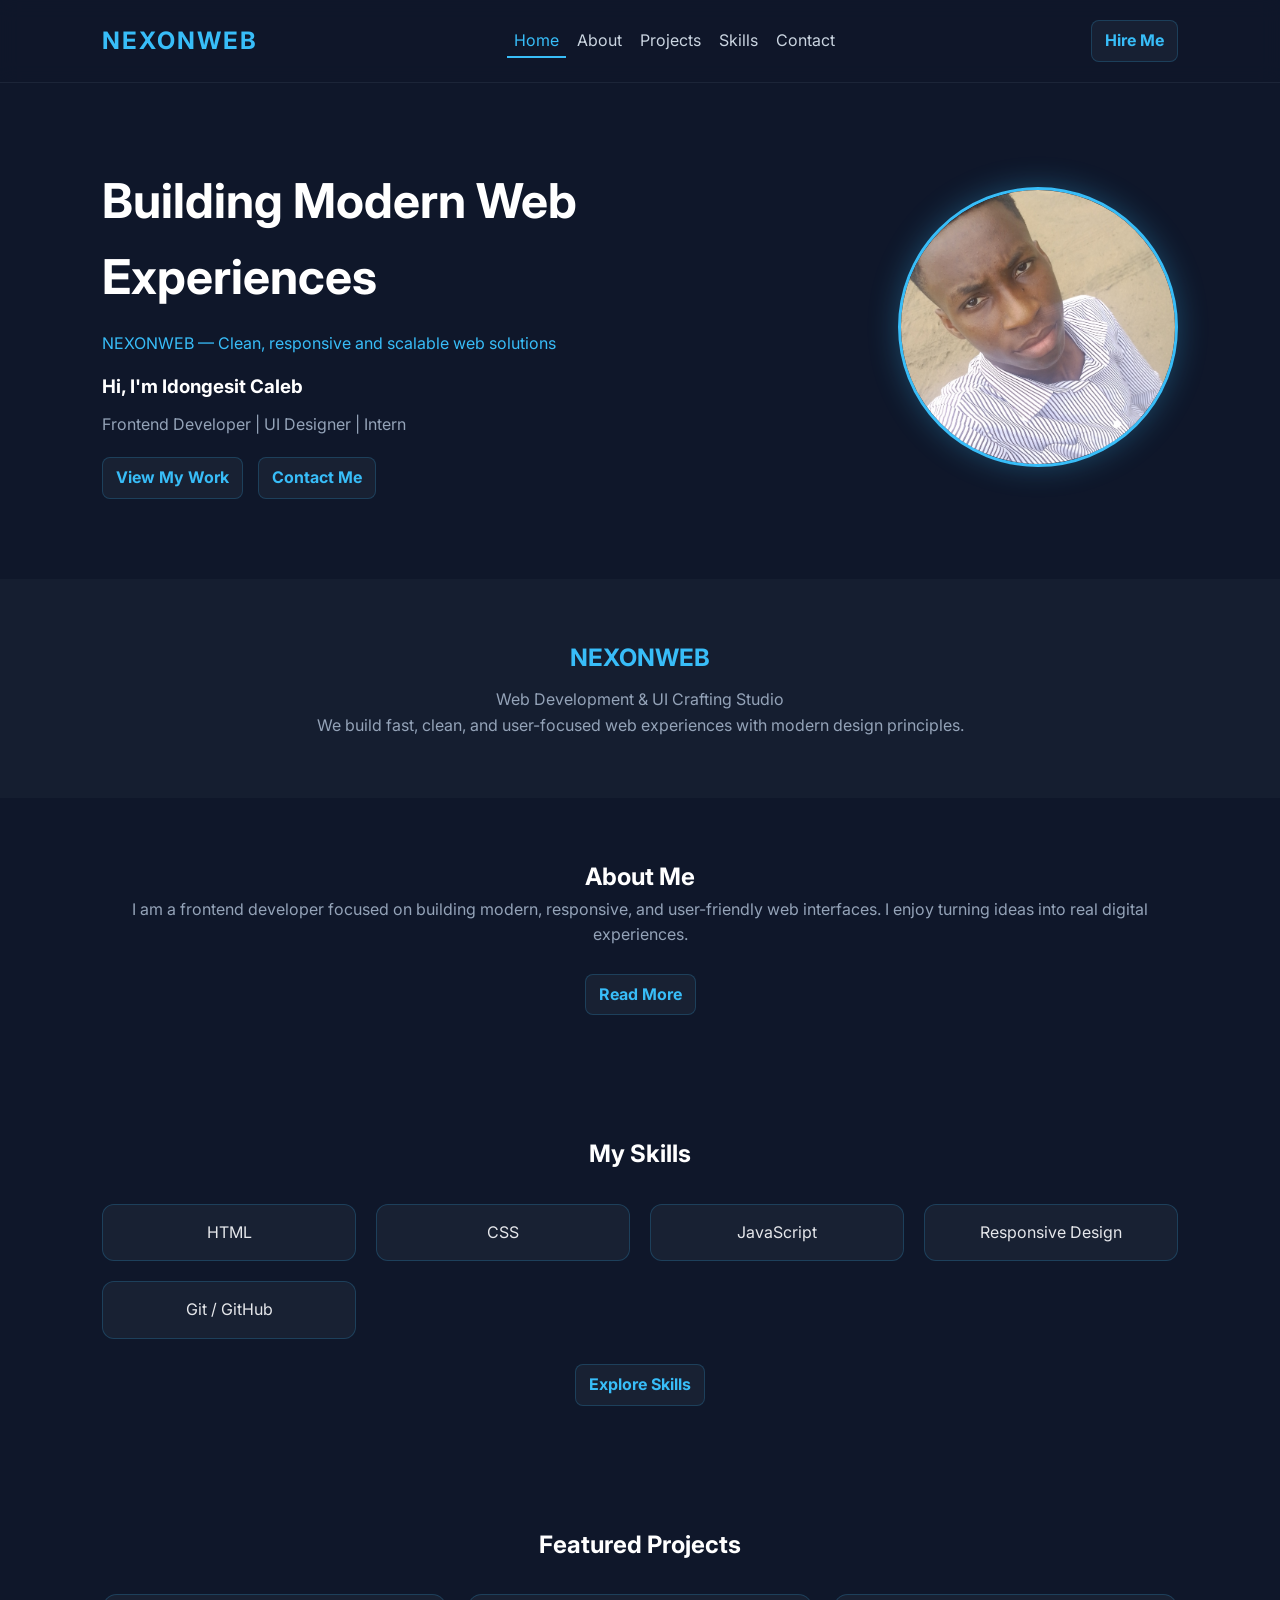
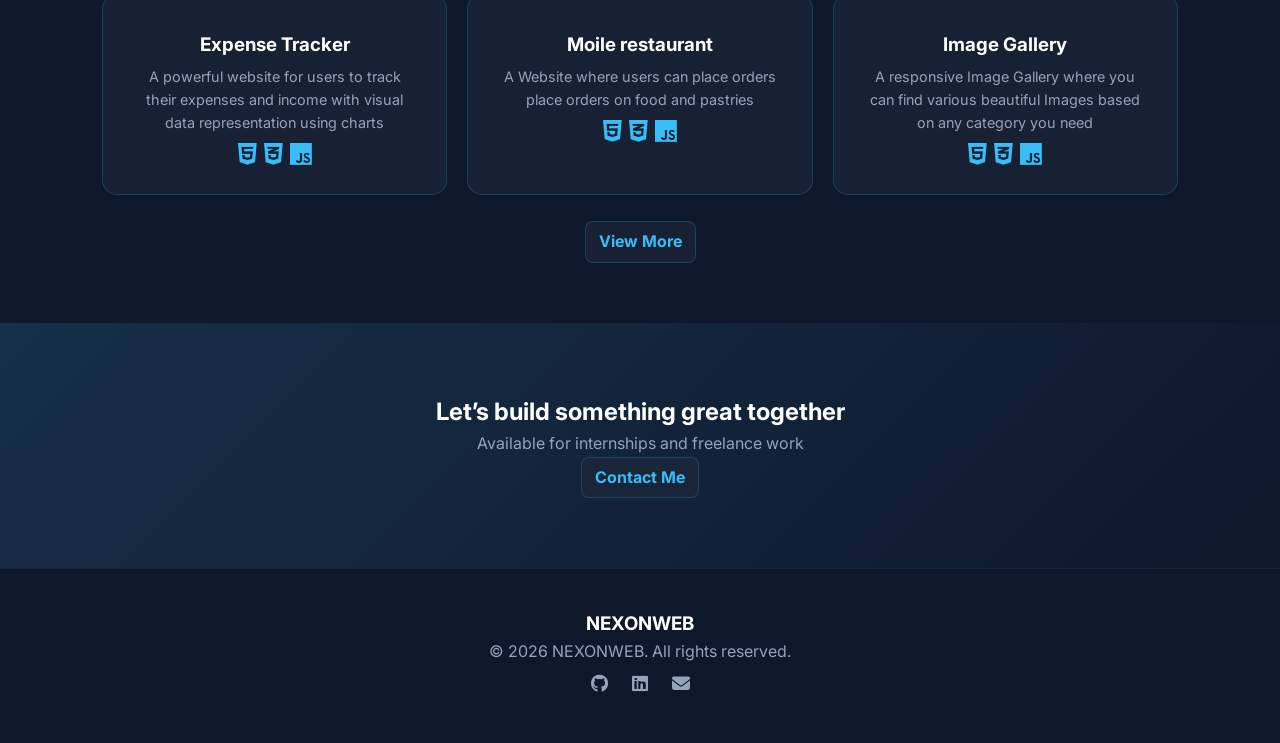
<file: Portfolio/index.html>
<!DOCTYPE html>
<html lang="en">
<head>
  <meta charset="UTF-8" />
  <meta name="viewport" content="width=device-width, initial-scale=1.0" />
  <title>NEXONWEB | Portfolio</title>
  <link rel="stylesheet" href="css/styles.css" />
  <link rel="stylesheet" href="https://cdnjs.cloudflare.com/ajax/libs/font-awesome/6.5.0/css/all.min.css">
</head>

<body>

  <!-- ================= HEADER ================= -->
  <header class="header">
    <div class="logo">
      <h2>NEXONWEB</h2>
    </div>

    <nav class="navbar">  
      <a href="index.html">Home</a>
      <a href="about.html">About</a>
      <a href="projects.html">Projects</a>
      <a href="skills.html">Skills</a>
      <a href="contact.html">Contact</a>
    </nav>

    <div class="nav-btn">
      <a href="contact.html" class="btn-primary">Hire Me</a>
    </div>
    <div class="hamburger" id="hamburger"> 
        <i class="fas fa-bars"></i>
    </div>
  </header>


  <!-- ================= HERO SECTION ================= -->                                                                                                               
  <section class="hero">

    <div class="hero-text">
      <h1>Building Modern Web Experiences</h1>

      <p class="brand-line">
        NEXONWEB — Clean, responsive and scalable web solutions
      </p>

      <h3>Hi, I'm <span>Idongesit Caleb</span></h3>

      <p class="role">
        Frontend Developer | UI Designer | Intern
      </p>

      <div class="hero-buttons">
        <a href="projects.html" class="btn-primary">View My Work</a>
        <a href="contact.html" class="btn-primary">Contact Me</a>
      </div>
    </div>

    <div class="hero-image">
      <img src="images/profile.jpg" alt="My Profile Picture">
    </div>

  </section>


  <!-- ================= BRAND SECTION ================= -->
  <section class="brand">
    <h2>NEXONWEB</h2>
    <p>Web Development & UI Crafting Studio</p>

    <p>
      We build fast, clean, and user-focused web experiences with modern design principles.
    </p>
  </section>


  <!-- ================= ABOUT PREVIEW ================= -->
  <section class="about-preview">
    <h2>About Me</h2>

    <p>
      I am a frontend developer focused on building modern, responsive, and user-friendly web interfaces.
      I enjoy turning ideas into real digital experiences.
    </p>
    <br>
    <a href="about.html" class="btn-primary">Read More</a>
  </section>


  <!-- ================= SKILLS PREVIEW ================= -->
  <section class="skills-preview">
    <h2>My Skills</h2>

    <div class="skills-grid">
      <div class="skill">HTML</div>
      <div class="skill">CSS</div>
      <div class="skill">JavaScript</div>
      <div class="skill">Responsive Design</div>
      <div class="skill">Git / GitHub</div>
    </div><br>
    <a href="skills.html" class="btn-primary">Explore Skills</a>
  </section>


  <!-- ================= PROJECTS ================= -->
  <section class="projects">
    <h2>Featured Projects</h2>

    <div class="project-grid">

      <div class="project-card">
        <h3>Expense Tracker</h3>
        <p>A powerful website for users to track their expenses and income with visual data representation using charts</p>
        <div class="tags">
          <i class="fab fa-html5"></i>
          <i class="fab fa-css3-alt"></i>
          <i class="fab fa-js"></i>
        </div>
      </div>

      <div class="project-card">
        <h3>Moile restaurant</h3>
        <p>A Website where users can place orders place orders on food and pastries </p>
        <div class="tags">
          <i class="fab fa-html5"></i>
          <i class="fab fa-css3-alt"></i>
          <i class="fab fa-js"></i>
        </div>
      </div>

      <div class="project-card">
        <h3>Image Gallery</h3>
        <p>A responsive Image Gallery where you can find various beautiful Images based on any category you need</p>
        <div class="tags">
          <i class="fab fa-html5"></i>
          <i class="fab fa-css3-alt"></i>
          <i class="fab fa-js"></i> 
        </div>
      </div>
    </div><br>
    <a href="projects.html" class="btn-primary">View More</a>
  </section>


  <!-- ================= CTA SECTION ================= -->
  <section class="cta">
    <h2>Let’s build something great together</h2>
    <p>Available for internships and freelance work</p>
    <a href="contact.html" class="btn-primary">Contact Me</a>
  </section>


  <!-- ================= FOOTER ================= -->
  <footer class="footer">
    <h3>NEXONWEB</h3>

    <p>© 2026 NEXONWEB. All rights reserved.</p>

    <div class="socials">
      <a href="https://github.com/Calebson111" target="_blank">
        <i class="fab fa-github"></i>
      </a>
      <a href="https://www.linkedin.com/in/idongesit-caleb-10ab5b307" target="_blank">
        <i class="fab fa-linkedin"></i>
      </a>
      <a href="contact.html">
        <i class="fas fa-envelope"></i>
      </a>
    </div>
  </footer>
  <script src="js/main.js"></script>
</body>
</html>
</file>
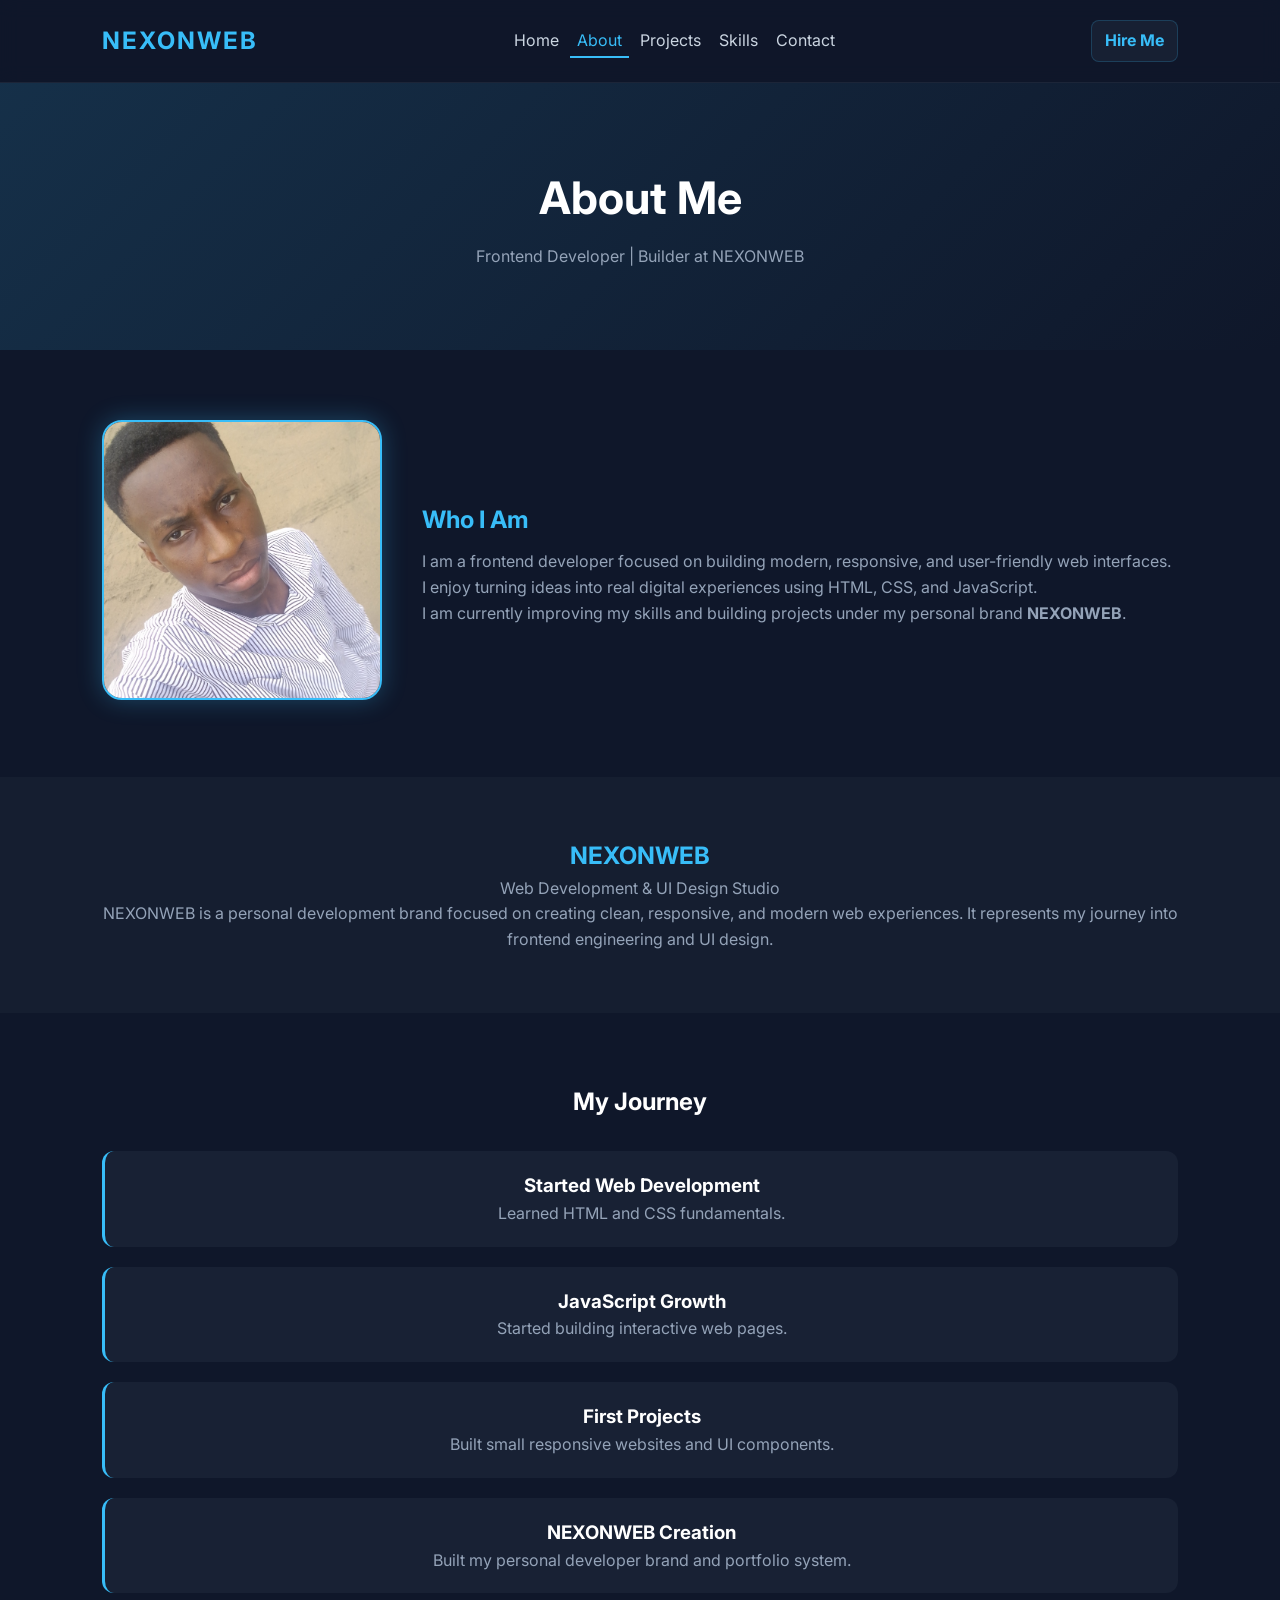
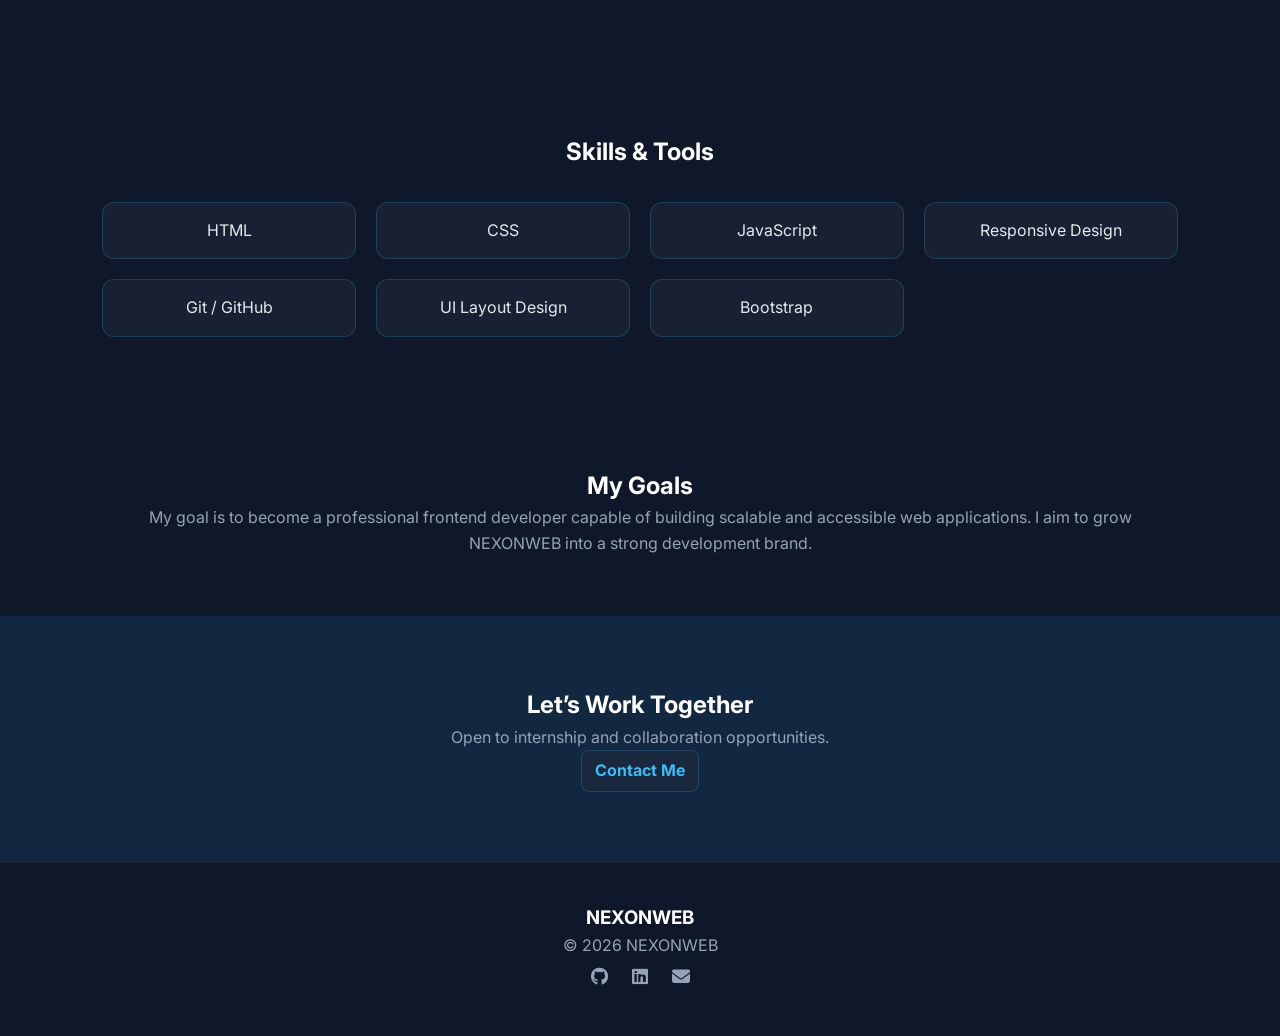
<file: Portfolio/about.html>
<!DOCTYPE html>
<html lang="en">
<head>
  <meta charset="UTF-8" />
  <meta name="viewport" content="width=device-width, initial-scale=1.0"/>
  <title>About | NEXONWEB</title>
  <link rel="stylesheet" href="css/styles.css">
  <link rel="stylesheet" href="https://cdnjs.cloudflare.com/ajax/libs/font-awesome/6.5.0/css/all.min.css">
</head>

<body>

  <!-- ================= HEADER ================= -->
  <header class="header">
    <div class="logo">
      <h2>NEXONWEB</h2>
    </div>

    <nav class="navbar">  
      <a href="index.html">Home</a>
      <a href="about.html">About</a>
      <a href="projects.html">Projects</a>
      <a href="skills.html">Skills</a>
      <a href="contact.html">Contact</a>
    </nav>

    <div class="nav-btn">
      <a href="contact.html" class="btn-primary">Hire Me</a>
    </div>
    <div class="hamburger" id="hamburger"> 
        <i class="fas fa-bars"></i>
    </div>
  </header>


  <!-- ================= ABOUT HERO ================= -->
  <section class="about-hero">
    <h1>About Me</h1>
    <p>Frontend Developer | Builder at NEXONWEB</p>
  </section>


  <!-- ================= INTRO SECTION ================= -->
  <section class="about-intro">

    <div class="about-image">
      <img src="images/profile.jpg" alt="My Profile Picture">
    </div>

    <div class="about-text">
      <h2>Who I Am</h2>

      <p>
        I am a frontend developer focused on building modern, responsive, and user-friendly web interfaces.
        I enjoy turning ideas into real digital experiences using HTML, CSS, and JavaScript.
      </p>

      <p>
        I am currently improving my skills and building projects under my personal brand <strong>NEXONWEB</strong>.
      </p>
    </div>

  </section>


  <!-- ================= NEXONWEB BRAND SECTION ================= -->
  <section class="about-brand">
    <h2>NEXONWEB</h2>
    <p>Web Development & UI Design Studio</p>

    <p>
      NEXONWEB is a personal development brand focused on creating clean, responsive, and modern web experiences.
      It represents my journey into frontend engineering and UI design.
    </p>
  </section>


  <!-- ================= JOURNEY SECTION ================= -->
  <section class="journey">

    <h2>My Journey</h2>

    <div class="timeline">

      <div class="timeline-item">
        <h3>Started Web Development</h3>
        <p>Learned HTML and CSS fundamentals.</p>
      </div>

      <div class="timeline-item">
        <h3>JavaScript Growth</h3>
        <p>Started building interactive web pages.</p>
      </div>

      <div class="timeline-item">
        <h3>First Projects</h3>
        <p>Built small responsive websites and UI components.</p>
      </div>

      <div class="timeline-item">
        <h3>NEXONWEB Creation</h3>
        <p>Built my personal developer brand and portfolio system.</p>
      </div>

    </div>

  </section>


  <!-- ================= SKILLS SECTION ================= -->
  <section class="about-skills">

    <h2>Skills & Tools</h2>

    <div class="skills-grid">
      <div class="skill">HTML</div>
      <div class="skill">CSS</div>
      <div class="skill">JavaScript</div>
      <div class="skill">Responsive Design</div>
      <div class="skill">Git / GitHub</div>
      <div class="skill">UI Layout Design</div>
      <div class="skill">Bootstrap</div>
    </div>

  </section>


  <!-- ================= GOALS SECTION ================= -->
  <section class="goals">
    <h2>My Goals</h2>

    <p>
      My goal is to become a professional frontend developer capable of building scalable and accessible web applications.
      I aim to grow NEXONWEB into a strong development brand.
    </p>
  </section>


  <!-- ================= CTA ================= -->
  <section class="about-cta">
    <h2>Let’s Work Together</h2>
    <p>Open to internship and collaboration opportunities.</p>
    <a href="contact.html" class="btn-primary">Contact Me</a>
  </section>


  <!-- ================= FOOTER ================= -->
  <footer class="footer">
    <h3>NEXONWEB</h3>
    <p>© 2026 NEXONWEB</p>

    <div class="socials">
      <a href="https://github.com/Calebson111" target="_blank">
        <i class="fab fa-github"></i>
      </a>
      <a href="https://www.linkedin.com/in/idongesit-caleb-10ab5b307" target="_blank">
        <i class="fab fa-linkedin"></i>
      </a>
      <a href="contact.html">
        <i class="fas fa-envelope"></i>
      </a>
    </div>
  </footer>
  <script src="js/main.js"></script>
</body>
</html>
</file>
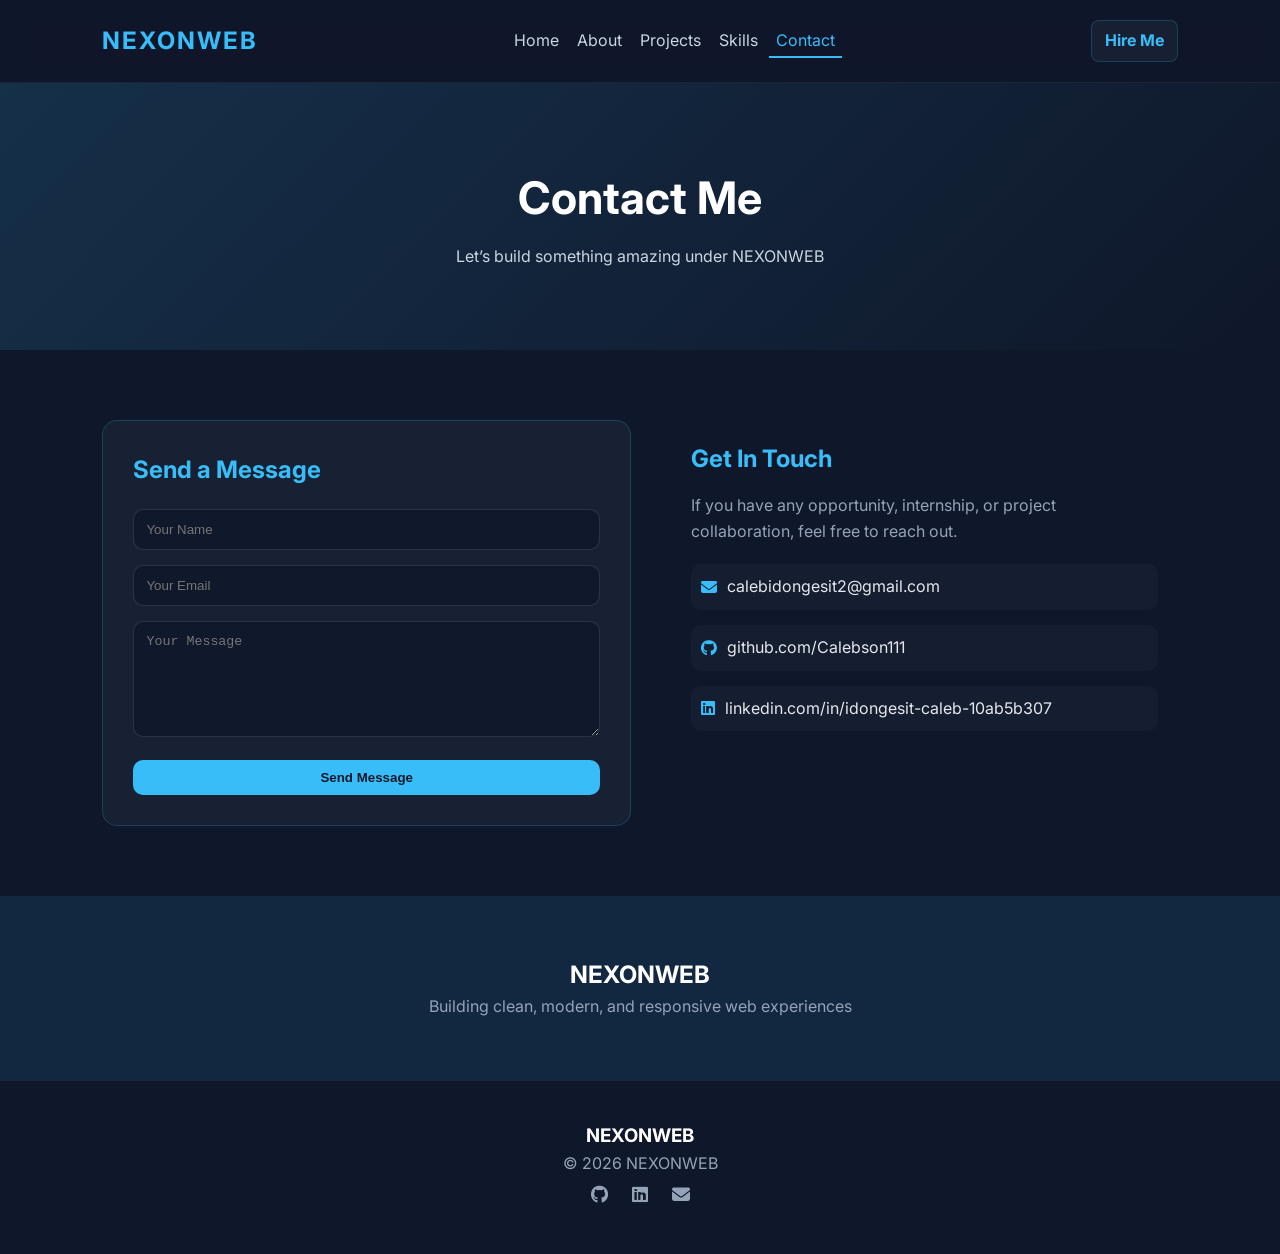
<file: Portfolio/contact.html>
<!DOCTYPE html>
<html lang="en">
<head>
  <meta charset="UTF-8" />
  <meta name="viewport" content="width=device-width, initial-scale=1.0"/>
  <title>Contact | NEXONWEB</title>
  <link rel="stylesheet" href="css/styles.css">
  <link rel="stylesheet" href="https://cdnjs.cloudflare.com/ajax/libs/font-awesome/6.5.0/css/all.min.css">
</head>

<body>

  <!-- ================= HEADER ================= -->
  <header class="header">
    <div class="logo">
      <h2>NEXONWEB</h2>
    </div>

    <nav class="navbar">  
      <a href="index.html">Home</a>
      <a href="about.html">About</a>
      <a href="projects.html">Projects</a>
      <a href="skills.html">Skills</a>
      <a href="contact.html">Contact</a>
    </nav>

    <div class="nav-btn">
      <a href="contact.html" class="btn-primary">Hire Me</a>
    </div>
    <div class="hamburger" id="hamburger"> 
        <i class="fas fa-bars"></i>
    </div>
  </header>


  <!-- ================= CONTACT HERO ================= -->
  <section class="contact-hero">
    <h1>Contact Me</h1>
    <p>Let’s build something amazing under NEXONWEB</p>
  </section>


  <!-- ================= CONTACT SECTION ================= -->
  <section class="contact-section">

    <!-- FORM -->
    <div class="contact-form">
      <h2>Send a Message</h2>

      <form action="https://formspree.io/f/mwvjvjqe" method="post">
        <input type="text" name="name" placeholder="Your Name" required>
        <input type="email" name="email" placeholder="Your Email" required>
        <textarea rows="6" name="Message" placeholder="Your Message"></textarea>
        <button type="submit">Send Message</button>
      </form>
    </div>

    <!-- INFO -->
    <div class="contact-info">
      <h2>Get In Touch</h2>

      <p>If you have any opportunity, internship, or project collaboration, feel free to reach out.</p>

      <div class="info-box">
        <i class="fas fa-envelope"></i>
        <span>calebidongesit2@gmail.com</span>
      </div>

      <div class="info-box">
        <i class="fab fa-github"></i>
        <span>github.com/Calebson111</span>
      </div>

      <div class="info-box">
        <i class="fab fa-linkedin"></i>
        <span>linkedin.com/in/idongesit-caleb-10ab5b307</span>
      </div>

    </div>

  </section>


  <!-- ================= CTA ================= -->
  <section class="contact-cta">
    <h2>NEXONWEB</h2>
    <p>Building clean, modern, and responsive web experiences</p>
  </section>


  <!-- ================= FOOTER ================= -->
  <footer class="footer">
    <h3>NEXONWEB</h3>
    <p>© 2026 NEXONWEB</p>

    <div class="socials">
      <a href="https://github.com/Calebson111" target="_blank">
        <i class="fab fa-github"></i>
      </a>
      <a href="https://www.linkedin.com/in/idongesit-caleb-10ab5b307" target="_blank">
        <i class="fab fa-linkedin"></i>
      </a>
      <a href="contact.html">
        <i class="fas fa-envelope"></i>
      </a>
    </div>
  </footer>
  <script src="js/main.js"></script>
</body>
</html>
</file>
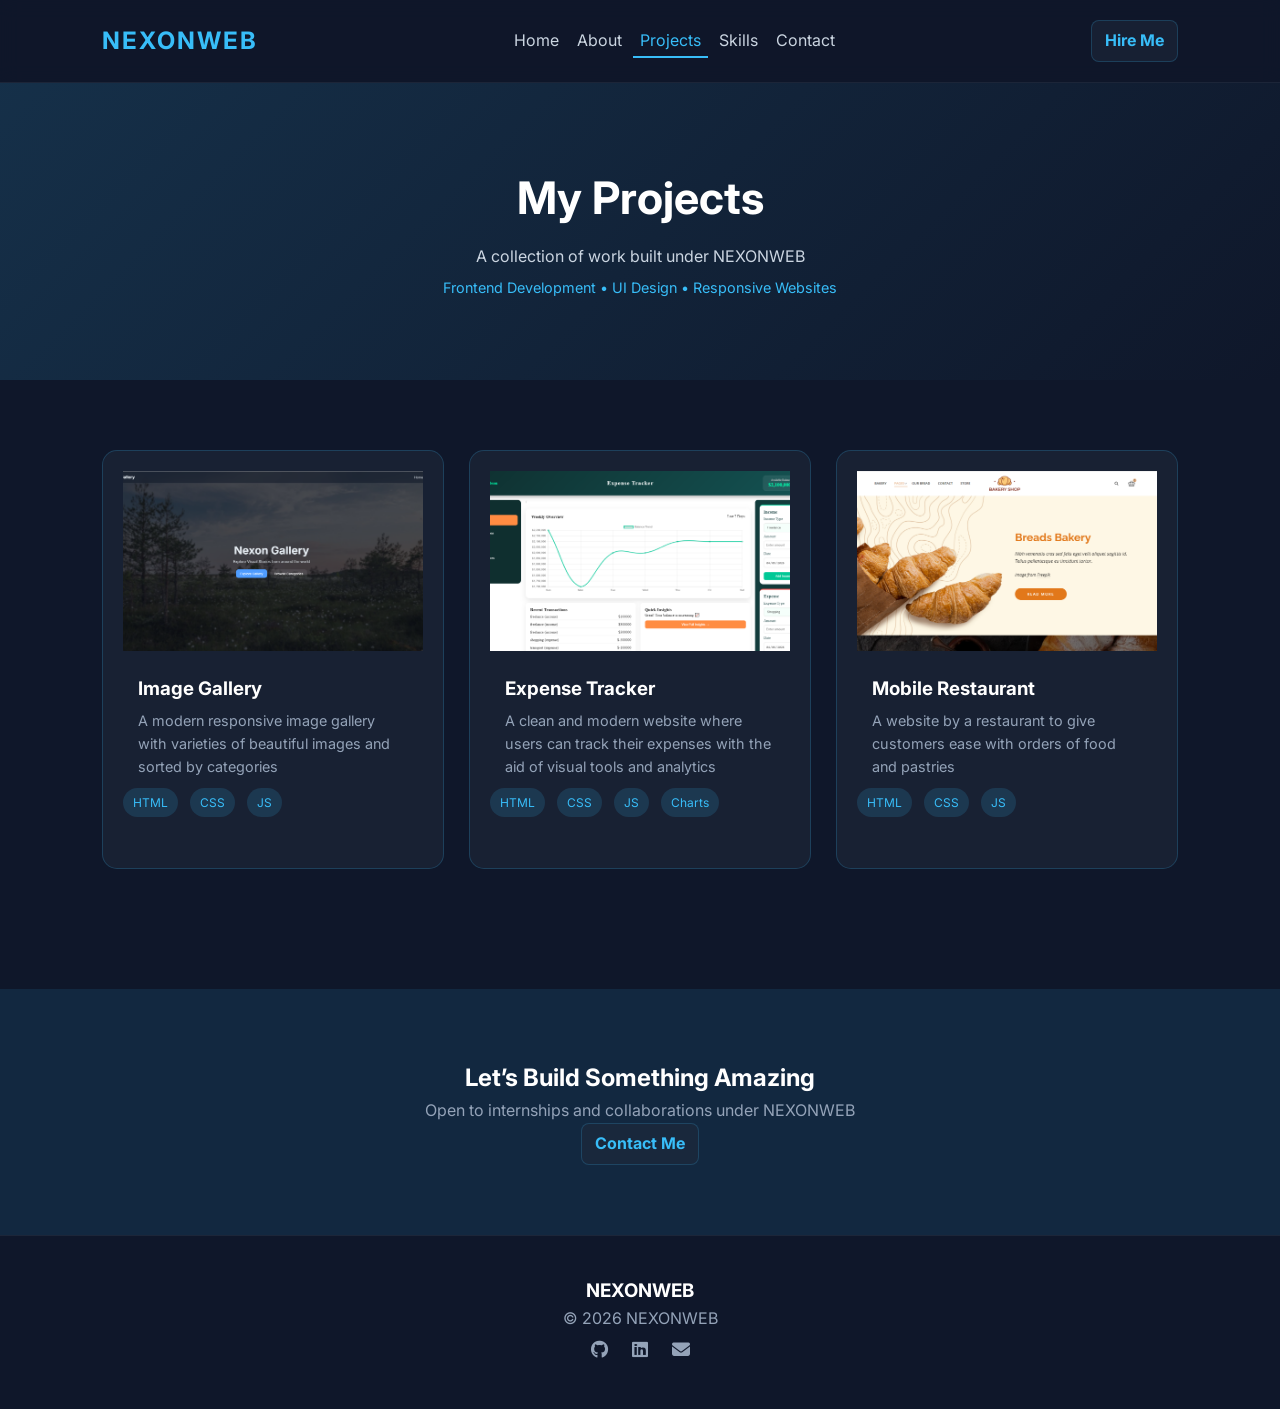
<file: Portfolio/projects.html>
<!DOCTYPE html>
<html lang="en">
<head>
  <meta charset="UTF-8" />
  <meta name="viewport" content="width=device-width, initial-scale=1.0"/>
  <title>Projects | NEXONWEB</title>
  <link rel="stylesheet" href="css/styles.css">
  <link rel="stylesheet" href="https://cdnjs.cloudflare.com/ajax/libs/font-awesome/6.5.0/css/all.min.css">
</head>

<body>

  <!-- ================= HEADER ================= -->
  <header class="header">
    <div class="logo">
      <h2>NEXONWEB</h2>
    </div>

    <nav class="navbar">  
      <a href="index.html">Home</a>
      <a href="about.html">About</a>
      <a href="projects.html">Projects</a>
      <a href="skills.html">Skills</a>
      <a href="contact.html">Contact</a>
    </nav>

    <div class="nav-btn">
      <a href="contact.html" class="btn-primary">Hire Me</a>
    </div>
    <div class="hamburger" id="hamburger"> 
        <i class="fas fa-bars"></i>
    </div>
  </header>


  <!-- ================= PROJECT HERO ================= -->
  <section class="projects-hero">
    <h1>My Projects</h1>
    <p>A collection of work built under NEXONWEB</p>
    <span>Frontend Development • UI Design • Responsive Websites</span>
  </section>


  <!-- ================= PROJECT GRID ================= -->
  <section class="projects-page">

    <div class="projects-grid">

      <!-- PROJECT 1 -->
      <div class="project-card">
        <img src="images/gallery.png" alt="Project 1">

        <h3>Image Gallery</h3>
        <p>A modern responsive image gallery with varieties of beautiful images and sorted by categories</p>

        <div class="tags">
          <span>HTML</span>
          <span>CSS</span>
          <span>JS</span>
        </div>

        <div class="project-buttons">
        </div>
      </div>


      <!-- PROJECT 2 -->
      <div class="project-card">
        <img src="images/expense.png" alt="Project 2">

        <h3>Expense Tracker</h3>
        <p>A clean and modern website where users can track their expenses with the aid of visual tools and analytics</p>

        <div class="tags">
          <span>HTML</span>
          <span>CSS</span>
          <span>JS</span>
          <span>Charts</span>
        </div>

        <div class="project-buttons">
        </div>
      </div>


      <!-- PROJECT 3 -->
      <div class="project-card">
        <img src="images/restuarant.png" alt="Project 3">

        <h3>Mobile Restaurant</h3>
        <p>A website by a restaurant to give customers ease with orders of food and pastries</p>

        <div class="tags">
          <span>HTML</span>
          <span>CSS</span>
          <span>JS</span>
        </div>

        <div class="project-buttons">
        </div>
      </div>

    </div>

  </section>


  <!-- ================= CTA ================= -->
  <section class="projects-cta">
    <h2>Let’s Build Something Amazing</h2>
    <p>Open to internships and collaborations under NEXONWEB</p>
    <a href="contact.html" class="btn-primary">Contact Me</a>
  </section>


  <!-- ================= FOOTER ================= -->
  <footer class="footer">
    <h3>NEXONWEB</h3>
    <p>© 2026 NEXONWEB</p>

    <div class="socials">
      <a href="https://github.com/Calebson111" target="_blank">
        <i class="fab fa-github"></i>
      </a>
      <a href="https://www.linkedin.com/in/idongesit-caleb-10ab5b307" target="_blank">
        <i class="fab fa-linkedin"></i>
      </a>
      <a href="contact.html">
        <i class="fas fa-envelope"></i>
      </a>
    </div>
  </footer>
  <script src="js/main.js"></script>
</body>
</html>
</file>
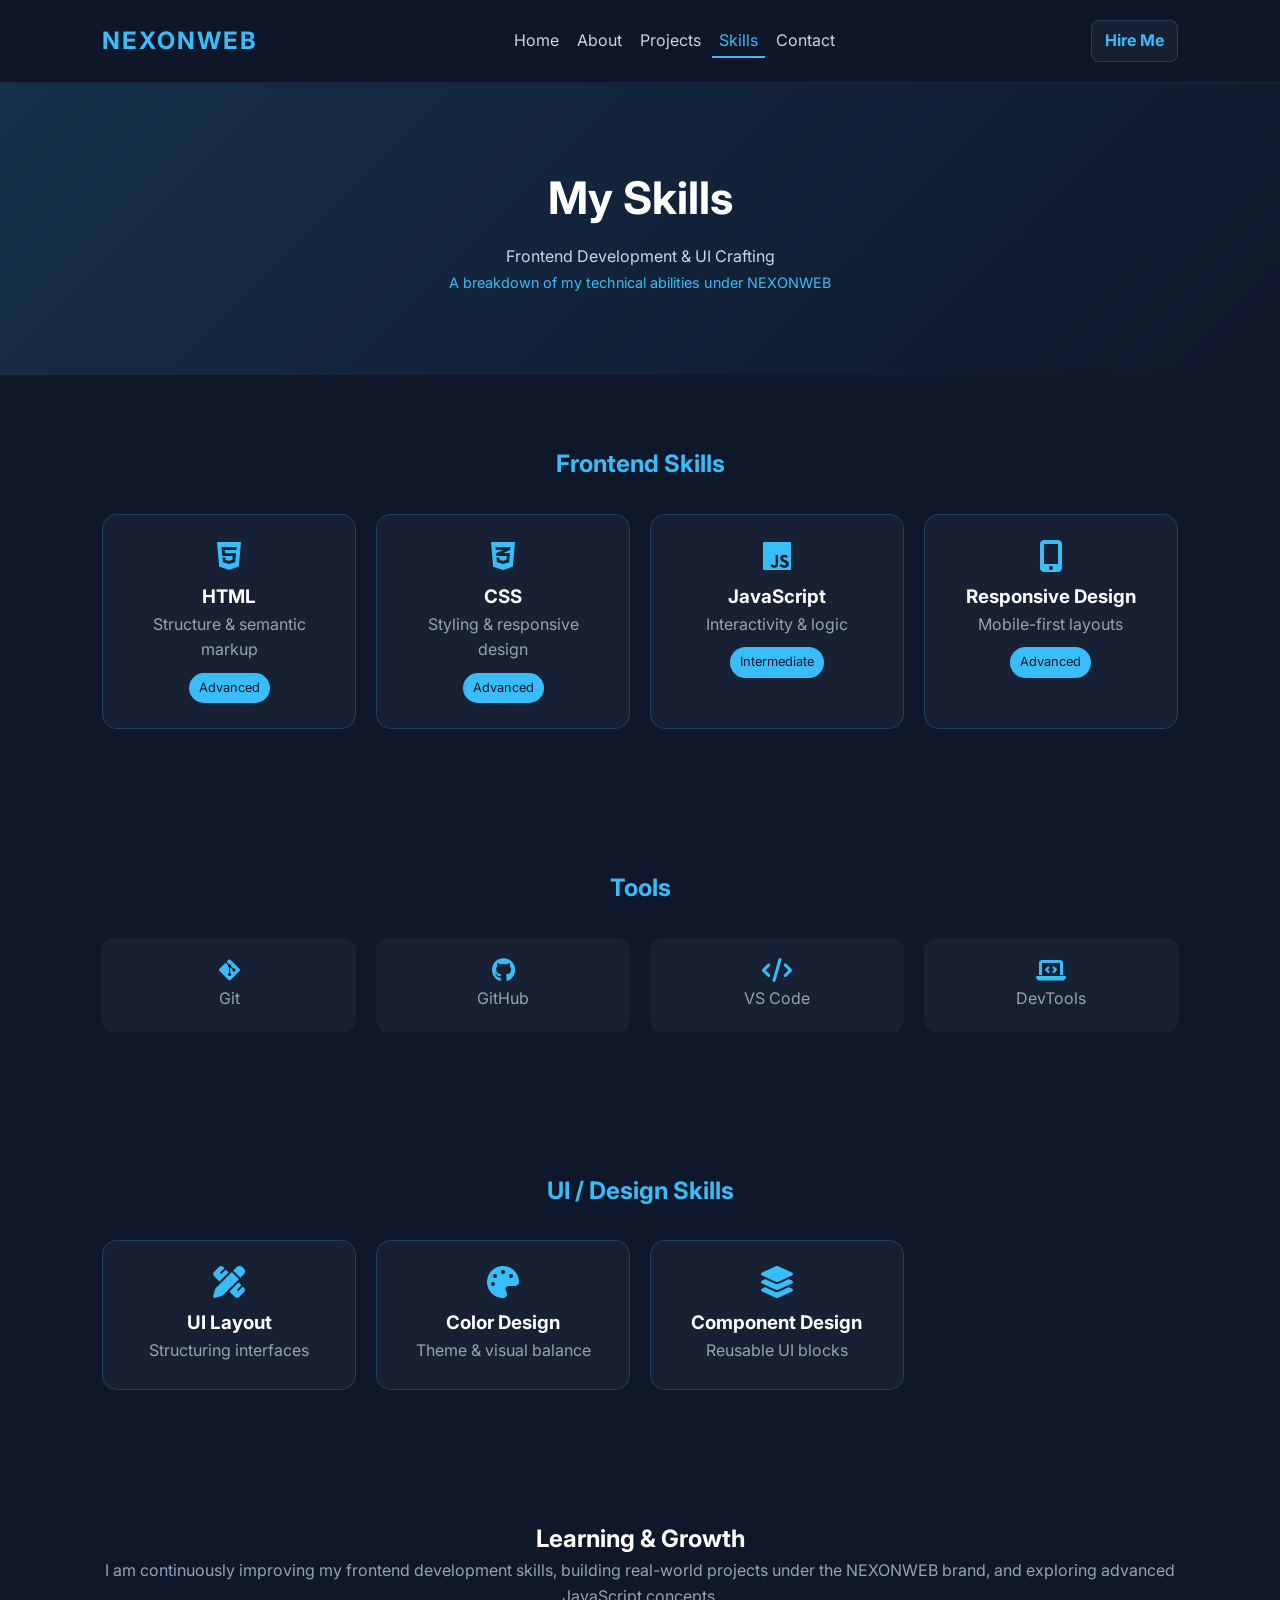
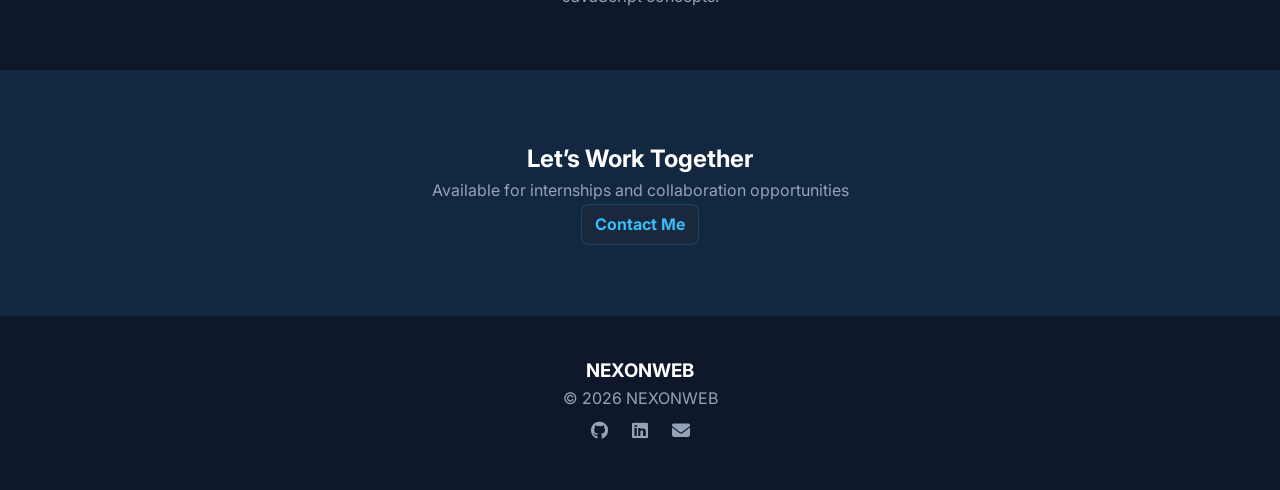
<file: Portfolio/skills.html>
<!DOCTYPE html>
<html lang="en">
<head>
  <meta charset="UTF-8" />
  <meta name="viewport" content="width=device-width, initial-scale=1.0"/>
  <title>Skills | NEXONWEB</title>

  <link rel="stylesheet" href="css/styles.css">

  <link rel="stylesheet" href="https://cdnjs.cloudflare.com/ajax/libs/font-awesome/6.5.0/css/all.min.css">
</head>

<body>

  <!-- ================= HEADER ================= -->
  <header class="header">
    <div class="logo">
      <h2>NEXONWEB</h2>
    </div>

    <nav class="navbar">  
      <a href="index.html">Home</a>
      <a href="about.html">About</a>
      <a href="projects.html">Projects</a>
      <a href="skills.html">Skills</a>
      <a href="contact.html">Contact</a>
    </nav>

    <div class="nav-btn">
      <a href="contact.html" class="btn-primary">Hire Me</a>
    </div>
    <div class="hamburger" id="hamburger"> 
        <i class="fas fa-bars"></i>
    </div>
  </header>

  <!-- ================= SKILLS HERO ================= -->
  <section class="skills-hero">
    <h1>My Skills</h1>
    <p>Frontend Development & UI Crafting</p>
    <span>A breakdown of my technical abilities under NEXONWEB</span>
  </section>


  <!-- ================= FRONTEND SKILLS ================= -->
  <section class="skills-section">

    <h2>Frontend Skills</h2>

    <div class="skills-grid">

      <div class="skill-card">
        <i class="fab fa-html5"></i>
        <h3>HTML</h3>
        <p>Structure & semantic markup</p>
        <div class="level">Advanced</div>
      </div>

      <div class="skill-card">
        <i class="fab fa-css3-alt"></i>
        <h3>CSS</h3>
        <p>Styling & responsive design</p>
        <div class="level">Advanced</div>
      </div>

      <div class="skill-card">
        <i class="fab fa-js"></i>
        <h3>JavaScript</h3>
        <p>Interactivity & logic</p>
        <div class="level">Intermediate</div>
      </div>

      <div class="skill-card">
        <i class="fas fa-mobile-alt"></i>
        <h3>Responsive Design</h3>
        <p>Mobile-first layouts</p>
        <div class="level">Advanced</div>
      </div>

    </div>
  </section>


  <!-- ================= TOOLS ================= -->
  <section class="skills-section">

    <h2>Tools</h2>

    <div class="tools-grid">

      <div class="tool-card">
        <i class="fab fa-git-alt"></i>
        <p>Git</p>
      </div>

      <div class="tool-card">
        <i class="fab fa-github"></i>
        <p>GitHub</p>
      </div>

      <div class="tool-card">
        <i class="fas fa-code"></i>
        <p>VS Code</p>
      </div>

      <div class="tool-card">
        <i class="fas fa-laptop-code"></i>
        <p>DevTools</p>
      </div>

    </div>
  </section>


  <!-- ================= UI SKILLS ================= -->
  <section class="skills-section">

    <h2>UI / Design Skills</h2>

    <div class="skills-grid">

      <div class="skill-card">
        <i class="fas fa-pencil-ruler"></i>
        <h3>UI Layout</h3>
        <p>Structuring interfaces</p>
      </div>

      <div class="skill-card">
        <i class="fas fa-palette"></i>
        <h3>Color Design</h3>
        <p>Theme & visual balance</p>
      </div>

      <div class="skill-card">
        <i class="fas fa-layer-group"></i>
        <h3>Component Design</h3>
        <p>Reusable UI blocks</p>
      </div>

    </div>
  </section>


  <!-- ================= GROWTH ================= -->
  <section class="growth">

    <h2>Learning & Growth</h2>

    <p>
      I am continuously improving my frontend development skills,
      building real-world projects under the NEXONWEB brand,
      and exploring advanced JavaScript concepts.
    </p>

  </section>


  <!-- ================= CTA ================= -->
  <section class="skills-cta">
    <h2>Let’s Work Together</h2>
    <p>Available for internships and collaboration opportunities</p>
    <a href="contact.html" class="btn-primary">Contact Me</a>
  </section>


  <!-- ================= FOOTER ================= -->
  <footer class="footer">
    <h3>NEXONWEB</h3>
    <p>© 2026 NEXONWEB</p>

    <div class="socials">
      <a href="https://github.com/Calebson111" target="_blank">
        <i class="fab fa-github"></i>
      </a>
      <a href="https://www.linkedin.com/in/idongesit-caleb-10ab5b307" target="_blank">
        <i class="fab fa-linkedin"></i>
      </a>
      <a href="contact.html">
        <i class="fas fa-envelope"></i>
      </a>
    </div>
  </footer>
  <script src="js/main.js"></script>
</body>
</html>
</file>
<file: Portfolio/css/styles.css>
/* =========================
   NEXONWEB GLOBAL STYLES
========================= */

@import url('https://fonts.googleapis.com/css2?family=Inter:wght@300;400;600;700&display=swap');

* {
  margin: 0;
  padding: 0;
  box-sizing: border-box;
}

body {
  font-family: 'Inter', sans-serif;
  background: #0f172a;
  color: #e5e7eb;
  line-height: 1.6;
}

/* =========================
   GLOBAL UTILITIES
========================= */

h1, h2, h3 {
  color: #ffffff;
  font-weight: 700;
}

p {
  color: #94a3b8;
}

button {
  cursor: pointer;
  border: none;
  padding: 10px 18px;
  border-radius: 10px;
  transition: all 0.3s ease;
}

button:hover {
  transform: translateY(-2px);
}

.btn-primary{
  display: inline-block;
  padding: 7px 13px;
  background: rgba(30, 41, 59, 0.6);
  color: #38bdf8;
  text-decoration: none;
  border-radius: 8px;
  font-weight: bold;
  transition: 0.3s ease;
  border: 1px solid rgba(56,189,248,0.2);
}

.btn-primary:hover{
  transform: translateY(-3px);
  box-shadow: 0 10px 20px rgba(56, 189, 248, 0.3);
  border-color: #38bdf8;
}

/* =========================
   HEADER / NAVBAR
========================= */

.header {
  display: flex;
  justify-content: space-between;
  align-items: center;
  padding: 20px 8%;
  background: rgba(15, 23, 42, 0.8);
  backdrop-filter: blur(10px);
  position: sticky;
  top: 0;
  z-index: 1000;
  border-bottom: 1px solid rgba(148, 163, 184, 0.1);
}

.logo h2 {
  color: #38bdf8;
  letter-spacing: 2px;
}

.navbar a {
  text-decoration: none;
  color: #cbd5e1;
  transition: 0.3s;
  padding: 2px 7px;
}

.navbar a:hover {
  color: #38bdf8;
}

.nav-btn button {
  background: #38bdf8;
  color: #0f172a;
  font-weight: 600;
}

.navbar a.active {
  color: #38bdf8;
  position: relative;
}

.navbar a.active::after {
  content: "";
  position: absolute;
  bottom: -6px;
  left: 0;
  width: 100%;
  height: 2px;
  background: #38bdf8;
}

/* =========================
   HAMBURGER MENU
========================= */

/* HAMBURGER */
.hamburger {
  display: none;
  font-size: 24px;
  cursor: pointer;
}

/* MOBILE */
@media (max-width: 768px) {

  .hamburger {
    display: block;
  }

  .navbar {
    position: absolute;
    top: 80px;
    left: 0;
    width: 100%;
    background: rgba(15, 23, 42, 0.98);
    backdrop-filter: blur(10px);
    color: white;

    display: none;
    padding: 20px 0;
  }

  .navbar.active {
    display: block;
  }

  .navbar ul {
    display: flex;
    flex-direction: column;
    gap: 0;
    width: 100%;
  }

  .navbar li {
    width: 100%;
  }

  .navbar a {
    display: block !important;
    color: white;
    width: 100%;
    text-align: center;
    padding: 15px;
    border-bottom: 1px solid rgba(255,255,255,0.1);

  }

  .nav-btn {
    display: none;
  }
}


/* =========================
   HERO SECTION
========================= */

.hero {
  display: flex;
  justify-content: space-between;
  align-items: center;
  padding: 80px 8%;
  gap: 40px;
}

.hero-text {
  flex: 1;
}

.hero-text h1 {
  font-size: 3rem;
  margin-bottom: 15px;
}

.brand-line {
  color: #38bdf8;
  margin-bottom: 15px;
}

.role {
  margin: 10px 0 20px;
}

.hero-buttons {
  display: flex;
  gap: 15px;
}

.hero-buttons button:first-child {
  background: #38bdf8;
  color: #0f172a;
}

.hero-buttons button:last-child {
  background: transparent;
  border: 1px solid #38bdf8;
  color: #38bdf8;
}

.hero-image img {
  width: 280px;
  height: 280px;
  object-fit: cover;
  border-radius: 50%;
  border: 3px solid #38bdf8;
  box-shadow: 0 0 30px rgba(56, 189, 248, 0.3);
}

/* =========================
   BRAND SECTION
========================= */

.brand {
  text-align: center;
  padding: 60px 8%;
  background: rgba(30, 41, 59, 0.4);
}

.brand h2 {
  color: #38bdf8;
  margin-bottom: 10px;
}

/* =========================
   ABOUT PREVIEW
========================= */

.about-preview {
  padding: 60px 8%;
  text-align: center;
}

.about-preview button {
  margin-top: 15px;
  background: #38bdf8;
  color: #0f172a;
}

/* =========================
   SKILLS
========================= */

.skills-preview {
  padding: 60px 8%;
  text-align: center;
}

.skills-grid {
  display: grid;
  grid-template-columns: repeat(auto-fit, minmax(140px, 1fr));
  gap: 15px;
  margin-top: 30px;
}

.skill {
  background: rgba(30, 41, 59, 0.6);
  padding: 15px;
  border-radius: 12px;
  border: 1px solid rgba(56, 189, 248, 0.2);
  transition: 0.3s;
}

.skill:hover {
  transform: translateY(-5px);
  border-color: #38bdf8;
}

/* =========================
   PROJECTS
========================= */

.projects {
  padding: 60px 8%;
  text-align: center;
}

.project-grid {
  display: grid;
  grid-template-columns: repeat(auto-fit, minmax(250px, 1fr));
  gap: 20px;
  margin-top: 30px;
}

.project-card {
  background: rgba(30, 41, 59, 0.6);
  padding: 20px;
  border-radius: 15px;
  border: 1px solid rgba(56, 189, 248, 0.2);
  transition: 0.3s;
}

.project-card:hover {
  transform: translateY(-8px);
  border-color: #38bdf8;
}

/* =========================
   CTA SECTION
========================= */

.cta {
  padding: 70px 8%;
  text-align: center;
  background: linear-gradient(135deg, rgba(56,189,248,0.15), rgba(15,23,42,1));
}

.cta button {
  margin-top: 20px;
  background: #38bdf8;
  color: #0f172a;
}

/* =========================
   FOOTER
========================= */

.footer {
  text-align: center;
  padding: 40px 8%;
  border-top: 1px solid rgba(148, 163, 184, 0.1);
}

.socials i {
  margin: 10px;
  font-size: 18px;
  color: #94a3b8;
  transition: 0.3s;
}

.socials i:hover {
  color: #38bdf8;
}

.socials a{
  text-decoration: none;
}

/* =========================
   RESPONSIVE DESIGN
========================= */

@media (max-width: 768px) {

  .hero {
    flex-direction: column;
    text-align: center;
  }

  .navbar ul {
    display: none; /* we’ll replace with hamburger later */
  }

  .hero-text h1 {
    font-size: 2.2rem;
  }

  .hero-buttons {
    justify-content: center;
  }

}






/* =========================
   ABOUT PAGE - NEXONWEB
   Dark Premium System
========================= */

/* HERO */
.about-hero {
  text-align: center;
  padding: 80px 8%;
  background: linear-gradient(135deg, rgba(56,189,248,0.15), rgba(15,23,42,1));
}

.about-hero h1 {
  font-size: 2.8rem;
  margin-bottom: 10px;
}

/* INTRO */
.about-intro {
  display: flex;
  align-items: center;
  gap: 40px;
  padding: 70px 8%;
}

.about-image img {
  width: 280px;
  height: 280px;
  border-radius: 20px;
  object-fit: cover;
  border: 2px solid #38bdf8;
  box-shadow: 0 0 25px rgba(56,189,248,0.3);
}

.about-text h2 {
  color: #38bdf8;
  margin-bottom: 10px;
}

/* BRAND */
.about-brand {
  text-align: center;
  padding: 60px 8%;
  background: rgba(30, 41, 59, 0.4);
}

.about-brand h2 {
  color: #38bdf8;
}

/* JOURNEY */
.journey {
  padding: 70px 8%;
  text-align: center;
}

.timeline {
  margin-top: 30px;
  display: flex;
  flex-direction: column;
  gap: 20px;
}

.timeline-item {
  background: rgba(30, 41, 59, 0.6);
  padding: 20px;
  border-radius: 12px;
  border-left: 3px solid #38bdf8;
}

/* SKILLS */
.about-skills {
  padding: 70px 8%;
  text-align: center;
}

.skills-grid {
  display: grid;
  grid-template-columns: repeat(auto-fit, minmax(140px, 1fr));
  gap: 15px;
  margin-top: 30px;
}

.skill {
  background: rgba(30, 41, 59, 0.6);
  padding: 15px;
  border-radius: 12px;
  transition: 0.3s;
  border: 1px solid rgba(56,189,248,0.2);
}

.skill:hover {
  transform: translateY(-5px);
  border-color: #38bdf8;
}

/* GOALS */
.goals {
  padding: 60px 8%;
  text-align: center;
}

/* CTA */
.about-cta {
  text-align: center;
  padding: 70px 8%;
  background: rgba(56,189,248,0.1);
}

.about-cta button {
  margin-top: 15px;
  background: #38bdf8;
  color: #0f172a;
}

/* RESPONSIVE */
@media (max-width: 768px) {

  .about-intro {
    flex-direction: column;
    text-align: center;
  }

  .about-image img {
    width: 220px;
    height: 220px;
  }

}











/* =========================
   PROJECTS PAGE - NEXONWEB
========================= */

/* HERO */
.projects-hero {
  text-align: center;
  padding: 80px 8%;
  background: linear-gradient(135deg, rgba(56,189,248,0.15), rgba(15,23,42,1));
}

.projects-hero h1 {
  font-size: 2.8rem;
  margin-bottom: 10px;
}

.projects-hero p {
  margin-bottom: 5px;
  color: #cbd5e1;
}

.projects-hero span {
  color: #38bdf8;
  font-size: 0.9rem;
}

/* PROJECT SECTION */
.projects-page {
  padding: 70px 8%;
}

/* GRID */
.projects-grid {
  display: grid;
  grid-template-columns: repeat(3, 1fr);
  gap: 25px;
}

/* CARD */
.project-card {
  background: rgba(30, 41, 59, 0.6);
  border-radius: 15px;
  overflow: hidden;
  border: 1px solid rgba(56,189,248,0.2);
  transition: 0.3s;
}

.project-card:hover {
  transform: translateY(-10px);
  border-color: #38bdf8;
}

/* IMAGE */
.project-card img {
  width: 100%;
  height: 180px;
  object-fit: cover;
}

/* TEXT */
.project-card h3 {
  padding: 15px 15px 5px;
  color: #fff;
}

.project-card p {
  padding: 0 15px;
  font-size: 0.9rem;
}

/* TAGS */
.tags {
  font-size: 25px;
  position: relative;
  bottom: 0;
  color: #38bdf8;
}

.tags span {
  display: inline-block;
  background: rgba(56,189,248,0.15);
  color: #38bdf8;
  padding: 5px 10px;
  border-radius: 20px;
  font-size: 0.75rem;
  margin-right: 5px;
}

/* BUTTONS */
.project-buttons {
  display: flex;
  justify-content: space-between;
  padding: 15px;
}

.project-buttons a {
  text-decoration: none;
  color: #0f172a;
  background: #38bdf8;
  padding: 8px 12px;
  border-radius: 8px;
  font-size: 0.85rem;
  transition: 0.3s;
}

.project-buttons a:hover {
  transform: scale(1.05);
}

/* CTA */
.projects-cta {
  text-align: center;
  padding: 70px 8%;
  background: rgba(56,189,248,0.1);
  margin-top: 50px;
}

.projects-cta button {
  margin-top: 15px;
  background: #38bdf8;
  color: #0f172a;
}

/* =========================
   RESPONSIVE
========================= */

@media (max-width: 992px) {
  .projects-grid {
    grid-template-columns: repeat(2, 1fr);
  }
}

@media (max-width: 600px) {
  .projects-grid {
    grid-template-columns: 1fr;
  }
}





/* =========================
   SKILLS PAGE - NEXONWEB
========================= */

/* HERO */
.skills-hero {
  text-align: center;
  padding: 80px 8%;
  background: linear-gradient(135deg, rgba(56,189,248,0.15), rgba(15,23,42,1));
}

.skills-hero h1 {
  font-size: 2.8rem;
  margin-bottom: 10px;
}

.skills-hero p {
  color: #cbd5e1;
}

.skills-hero span {
  color: #38bdf8;
  font-size: 0.9rem;
}

/* SECTION BASE */
.skills-section {
  padding: 70px 8%;
  text-align: center;
}

.skills-section h2 {
  margin-bottom: 30px;
  color: #38bdf8;
}

/* SKILLS GRID */
.skills-grid {
  display: grid;
  grid-template-columns: repeat(4, 1fr);
  gap: 20px;
}

/* SKILL CARD */
.skill-card {
  background: rgba(30, 41, 59, 0.6);
  padding: 25px;
  border-radius: 15px;
  border: 1px solid rgba(56,189,248,0.2);
  transition: 0.3s;
}

.skill-card i {
  font-size: 2rem;
  color: #38bdf8;
  margin-bottom: 10px;
}

.skill-card:hover {
  transform: translateY(-8px);
  border-color: #38bdf8;
}

/* LEVEL TAG */
.level {
  margin-top: 10px;
  font-size: 0.8rem;
  color: #0f172a;
  background: #38bdf8;
  display: inline-block;
  padding: 5px 10px;
  border-radius: 20px;
}

/* TOOLS GRID */
.tools-grid {
  display: grid;
  grid-template-columns: repeat(4, 1fr);
  gap: 20px;
}

.tool-card {
  background: rgba(30, 41, 59, 0.6);
  padding: 20px;
  border-radius: 12px;
  transition: 0.3s;
}

.tool-card i {
  font-size: 1.5rem;
  color: #38bdf8;
}

.tool-card:hover {
  transform: translateY(-6px);
}

/* GROWTH */
.growth {
  text-align: center;
  padding: 60px 8%;
}

/* CTA */
.skills-cta {
  text-align: center;
  padding: 70px 8%;
  background: rgba(56,189,248,0.1);
}

.skills-cta button {
  margin-top: 15px;
  background: #38bdf8;
  color: #0f172a;
}

/* RESPONSIVE */
@media (max-width: 992px) {
  .skills-grid,
  .tools-grid {
    grid-template-columns: repeat(2, 1fr);
  }
}

@media (max-width: 600px) {
  .skills-grid,
  .tools-grid {
    grid-template-columns: 1fr;
  }
}





/* =========================
   CONTACT PAGE - NEXONWEB
========================= */

/* HERO */
.contact-hero {
  text-align: center;
  padding: 80px 8%;
  background: linear-gradient(135deg, rgba(56,189,248,0.15), rgba(15,23,42,1));
}

.contact-hero h1 {
  font-size: 2.8rem;
  margin-bottom: 10px;
}

.contact-hero p {
  color: #cbd5e1;
}

/* CONTACT SECTION */
.contact-section {
  display: flex;
  gap: 40px;
  padding: 70px 8%;
}

/* FORM */
.contact-form {
  flex: 1;
  background: rgba(30, 41, 59, 0.6);
  padding: 30px;
  border-radius: 15px;
  border: 1px solid rgba(56,189,248,0.2);
}

.contact-form h2 {
  margin-bottom: 20px;
  color: #38bdf8;
}

.contact-form input,
.contact-form textarea {
  width: 100%;
  padding: 12px;
  margin-bottom: 15px;
  background: rgba(15, 23, 42, 0.8);
  border: 1px solid rgba(148,163,184,0.2);
  border-radius: 10px;
  color: #fff;
  outline: none;
}

.contact-form button {
  width: 100%;
  background: #38bdf8;
  color: #0f172a;
  font-weight: bold;
}

/* INFO */
.contact-info {
  flex: 1;
  padding: 20px;
}

.contact-info h2 {
  color: #38bdf8;
  margin-bottom: 15px;
}

.contact-info p {
  margin-bottom: 20px;
}

.info-box {
  display: flex;
  align-items: center;
  gap: 10px;
  margin-bottom: 15px;
  padding: 10px;
  background: rgba(30, 41, 59, 0.4);
  border-radius: 10px;
}

.info-box i {
  color: #38bdf8;
}

/* CTA */
.contact-cta {
  text-align: center;
  padding: 60px 8%;
  background: rgba(56,189,248,0.1);
}

/* RESPONSIVE */
@media (max-width: 900px) {
  .contact-section {
    flex-direction: column;
  }
}
</file>
